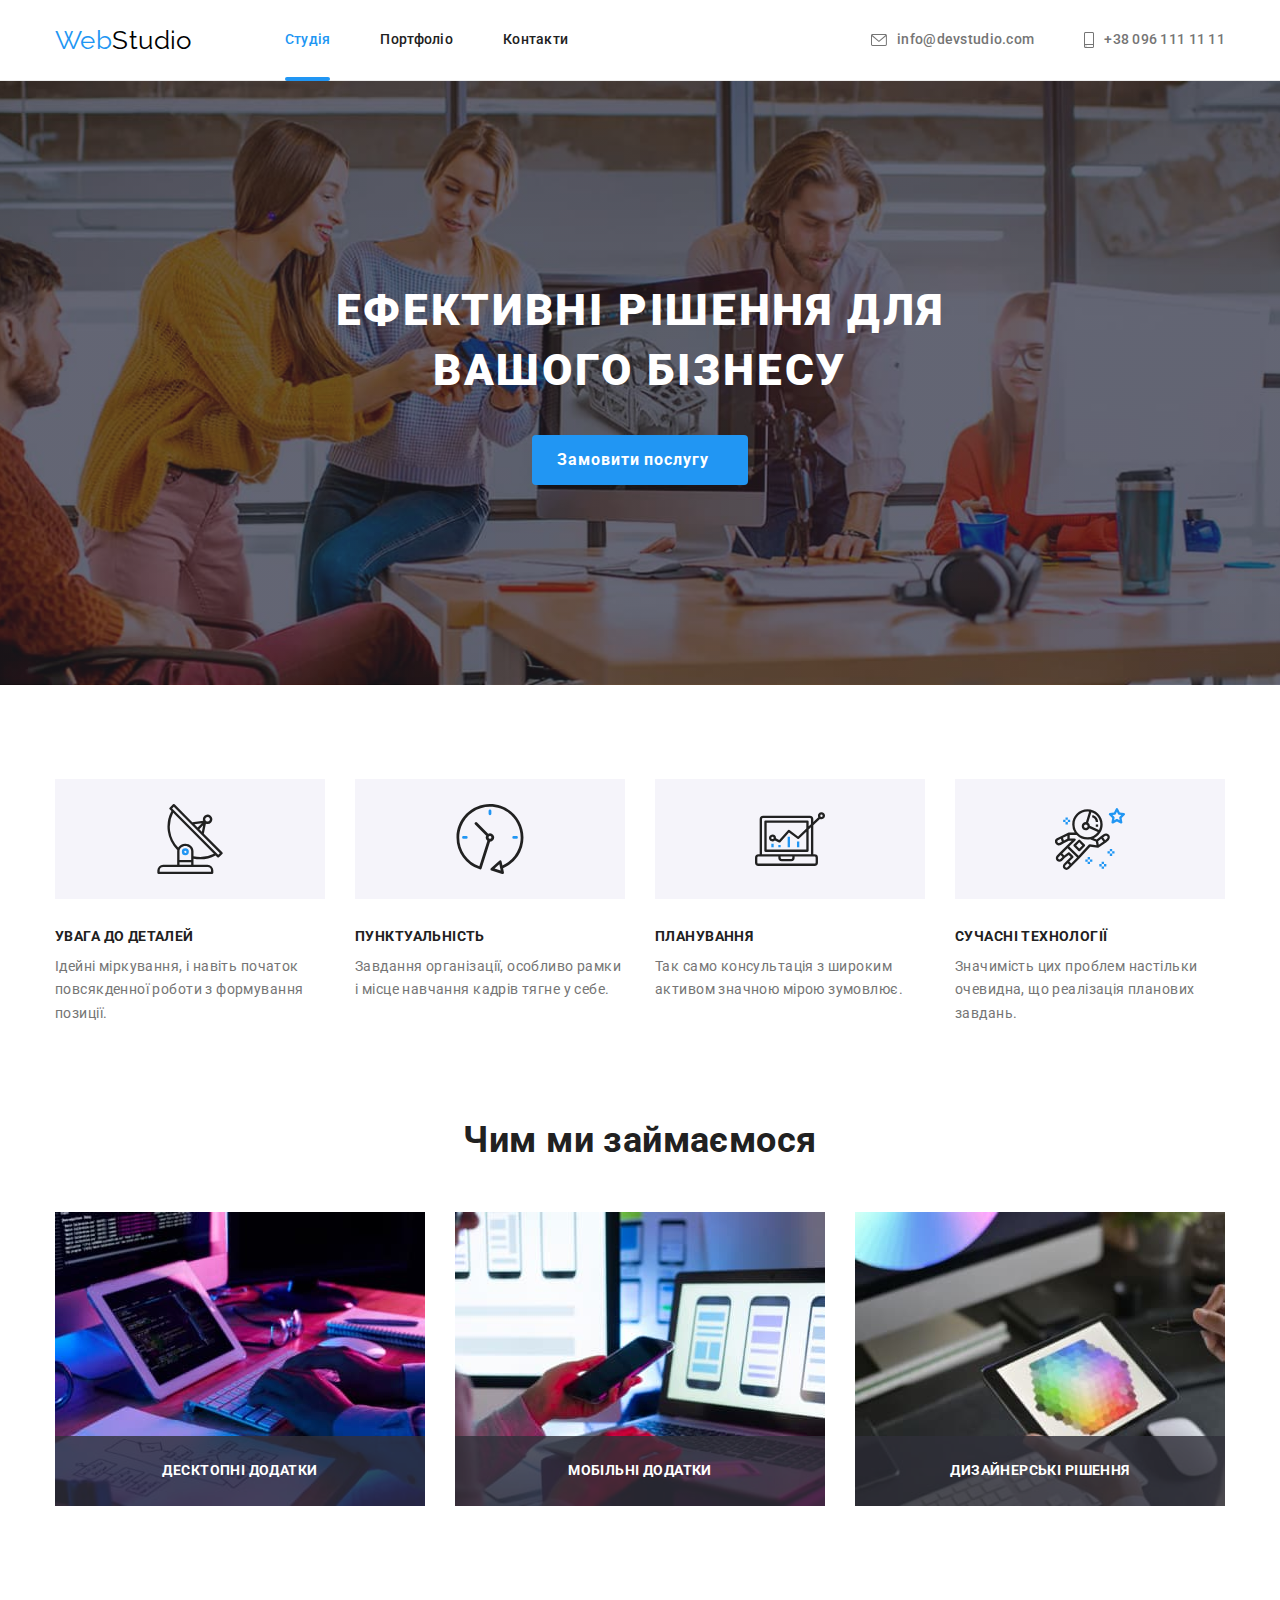
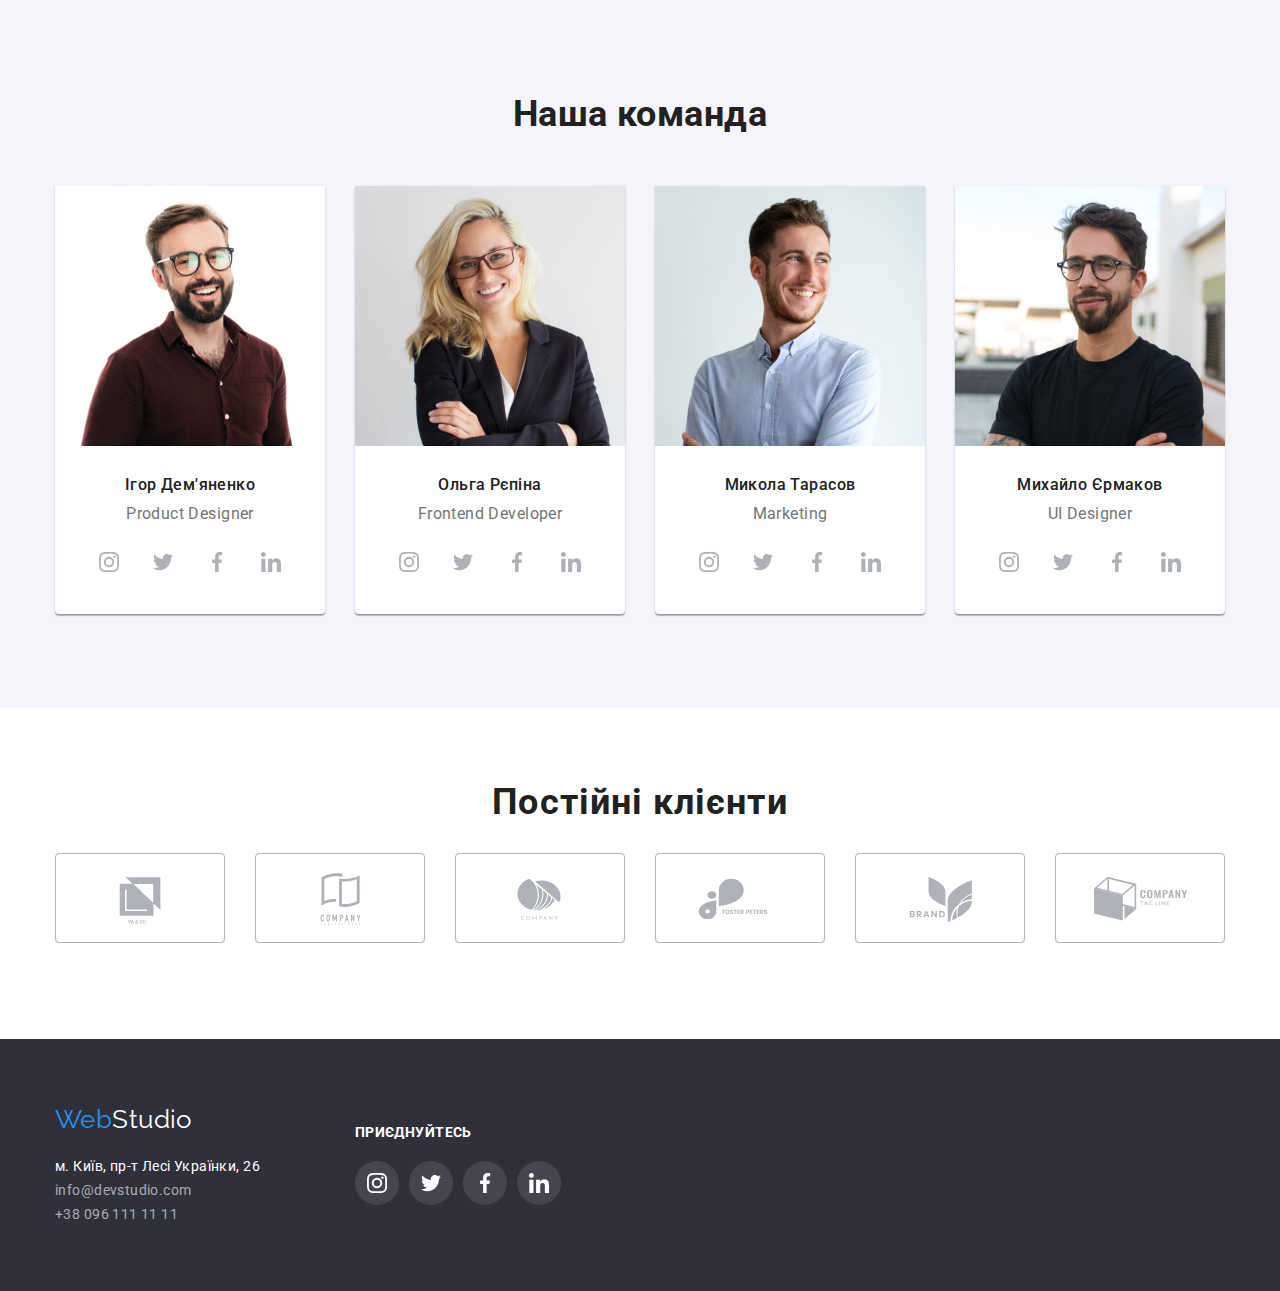
<file: index.html>
<!DOCTYPE html>
<html lang="uk">
  <head>
    <meta charset="UTF-8" />
    <meta http-equiv="X-UA-Compatible" content="IE=edge" />
    <meta name="viewport" content="width=device-width, initial-scale=1.0" />
    <title>Студія</title>
    <link
      href="https://fonts.googleapis.com/css2?family=Raleway:wght@700&family=Roboto:wght@400;500;700;900&display=swap"
      rel="stylesheet"
    />
    <link
      rel="stylesheet"
      href="https://cdnjs.cloudflare.com/ajax/libs/modern-normalize/1.1.0/modern-normalize.min.css
    "
    />
    <link rel="stylesheet" href="./css/styles.css" />
  </head>
  <body>
    <header class="page-header">
      <div class="header container">
        <nav class="main-nav">
          <a href="./index.html" class="logo"
            ><span class="blue-logo">Web</span>Studio</a
          >
          <ul class="site-nav list">
            <li class="item">
              <a href="./index.html" class="link current">Студія</a>
            </li>
            <li class="item">
              <a href="./portfolio.html" class="link">Портфоліо</a>
            </li>
            <li class="item"><a href="" class="link">Контакти</a></li>
          </ul>
        </nav>
        <ul class="contacts list">
          <li class="item">
            <a href="mailto:info@devstudio.com" class="link"
              ><svg class="contacts-icon" width="16" height="12">
                <use href="./images/icons.svg#icon-envelope"></use>
              </svg>
              info@devstudio.com</a
            >
          </li>
          <li class="item">
            <a href="tel:+380961111111" class="link">
              <svg class="contacts-icon" width="10" height="16">
                <use href="./images/icons.svg#icon-smartphone"></use>
              </svg>
              +38 096 111 11 11</a
            >
          </li>
        </ul>
      </div>
    </header>

    <main>
      <section class="section hero hero-bcg">
        <div class="">
          <h1 class="hero-title">
            Ефективні рішення для <br />
            вашого бізнесу
          </h1>
          <button class="button-hero" type="button" data-modal-open>
            Замовити послугу
          </button>
        </div>
      </section>

      <section class="section no-padding">
        <div class="container">
          <h2 class="visually-hidden">Особливості</h2>
          <ul class="feature-list list">
            <li class="item">
              <div class="icon-box">
                <svg class="feature-icon" width="70" height="70">
                  <use href="./images/icons.svg#icon-antenna"></use>
                </svg>
              </div>
              <h3 class="title">Увага до деталей</h3>
              <p class="description">
                Ідейні міркування, і навіть початок повсякденної роботи з
                формування позиції.
              </p>
            </li>
            <li class="item">
              <div class="icon-box">
                <svg class="feature-icon" width="70" height="70">
                  <use href="./images/icons.svg#icon-clock"></use>
                </svg>
              </div>
              <h3 class="title">Пунктуальність</h3>
              <p class="description">
                Завдання організації, особливо рамки і місце навчання кадрів
                тягне у себе.
              </p>
            </li>
            <li class="item">
              <div class="icon-box">
                <svg class="feature-icon" width="70" height="70">
                  <use href="./images/icons.svg#icon-diagram"></use>
                </svg>
              </div>
              <h3 class="title">Планування</h3>
              <p class="description">
                Так само консультація з широким активом значною мірою зумовлює.
              </p>
            </li>

            <li class="item">
              <div class="icon-box">
                <svg class="feature-icon" width="70" height="70">
                  <use href="./images/icons.svg#icon-astronaut"></use>
                </svg>
              </div>
              <h3 class="title">Сучасні технології</h3>
              <p class="description">
                Значимість цих проблем настільки очевидна, що реалізація
                планових завдань.
              </p>
            </li>
          </ul>
        </div>
      </section>

      <section class="section">
        <div class="container">
          <h2 class="section-title">Чим ми займаємося</h2>
          <ul class="work-list list">
            <li class="item">
              <img
                class="no-grap"
                src="./images/img-index/box1.jpg"
                alt="Розробка"
                width="370"
              />
              <div class="overlay-work-list">
                <p class="work-title">Десктопні додатки</p>
              </div>
            </li>
            <li class="item">
              <img
                class="no-grap"
                src="./images/img-index/box2.jpg"
                alt="Інтерфейс"
                width="370"
              />
              <div class="overlay-work-list">
                <p class="work-title">Мобільні додатки</p>
              </div>
            </li>
            <li class="item">
              <img
                class="no-grap"
                src="./images/img-index/box3.jpg"
                alt="Дизайн"
                width="370"
              />
              <div class="overlay-work-list">
                <p class="work-title">Дизайнерські рішення</p>
              </div>
            </li>
          </ul>
        </div>
      </section>

      <section class="section section-team">
        <div class="container">
          <h2 class="title">Наша команда</h2>
          <ul class="team-list list">
            <li class="item">
              <img
                class="pic no-grap"
                src="./images/img-index/teamcard1.jpg"
                alt="фото"
                width="270"
              />
              <div class="team-discription">
                <h3 class="tiny-title">Ігор Дем'яненко</h3>
                <p class="discription">Product Designer</p>
                <ul class="social-list list">
                  <li class="item-icon">
                    <a href="" class="social-link link">
                      <svg class="social-icon" width="20" height="20">
                        <use href="./images/icons.svg#icon-instagram"></use>
                      </svg>
                    </a>
                  </li>
                  <li class="item-icon">
                    <a href="" class="social-link link">
                      <svg class="social-icon" width="20" height="20">
                        <use href="./images/icons.svg#icon-twitter-1"></use>
                      </svg>
                    </a>
                  </li>
                  <li class="item-icon">
                    <a href="" class="social-link link">
                      <svg class="social-icon" width="20" height="20">
                        <use href="./images/icons.svg#icon-facebook"></use>
                      </svg>
                    </a>
                  </li>
                  <li class="item-icon">
                    <a href="" class="social-link link">
                      <svg class="social-icon" width="20" height="20">
                        <use href="./images/icons.svg#icon-linkedin"></use>
                      </svg>
                    </a>
                  </li>
                </ul>
              </div>
            </li>
            <li class="item">
              <img
                class="pic no-grap"
                src="./images/img-index/teamcard2.jpg"
                alt="фото"
                width="270"
              />
              <div class="team-discription">
                <h3 class="tiny-title">Ольга Рєпіна</h3>
                <p class="discription">Frontend Developer</p>
                <ul class="social-list list">
                  <li class="item-icon">
                    <a href="" class="social-link link">
                      <svg class="social-icon" width="20" height="20">
                        <use href="./images/icons.svg#icon-instagram"></use>
                      </svg>
                    </a>
                  </li>
                  <li class="item-icon">
                    <a href="" class="social-link link">
                      <svg class="social-icon" width="20" height="20">
                        <use href="./images/icons.svg#icon-twitter-1"></use>
                      </svg>
                    </a>
                  </li>
                  <li class="item-icon">
                    <a href="" class="social-link link">
                      <svg class="social-icon" width="20" height="20">
                        <use href="./images/icons.svg#icon-facebook"></use>
                      </svg>
                    </a>
                  </li>
                  <li class="item-icon">
                    <a href="" class="social-link link">
                      <svg class="social-icon" width="20" height="20">
                        <use href="./images/icons.svg#icon-linkedin"></use>
                      </svg>
                    </a>
                  </li>
                </ul>
              </div>
            </li>
            <li class="item">
              <img
                class="pic no-grap"
                src="./images/img-index/teamcard3.jpg"
                alt="фото"
                width="270"
              />
              <div class="team-discription">
                <h3 class="tiny-title">Микола Тарасов</h3>
                <p class="discription">Marketing</p>
                <ul class="social-list list">
                  <li class="item-icon">
                    <a href="" class="social-link link">
                      <svg class="social-icon" width="20" height="20">
                        <use href="./images/icons.svg#icon-instagram"></use>
                      </svg>
                    </a>
                  </li>
                  <li class="item-icon">
                    <a href="" class="social-link link">
                      <svg class="social-icon" width="20" height="20">
                        <use href="./images/icons.svg#icon-twitter-1"></use>
                      </svg>
                    </a>
                  </li>
                  <li class="item-icon">
                    <a href="" class="social-link link">
                      <svg class="social-icon" width="20" height="20">
                        <use href="./images/icons.svg#icon-facebook"></use>
                      </svg>
                    </a>
                  </li>
                  <li class="item-icon">
                    <a href="" class="social-link link">
                      <svg class="social-icon" width="20" height="20">
                        <use href="./images/icons.svg#icon-linkedin"></use>
                      </svg>
                    </a>
                  </li>
                </ul>
              </div>
            </li>
            <li class="item">
              <img
                class="pic no-grap"
                src="./images/img-index/teamcard4.jpg"
                alt="фото"
                width="270"
              />
              <div class="team-discription">
                <h3 class="tiny-title">Михайло Єрмаков</h3>
                <p class="discription">UI Designer</p>
                <ul class="social-list list">
                  <li class="item-icon">
                    <a href="" class="social-link link">
                      <svg class="social-icon" width="20" height="20">
                        <use href="./images/icons.svg#icon-instagram"></use>
                      </svg>
                    </a>
                  </li>
                  <li class="item-icon">
                    <a href="" class="social-link link">
                      <svg class="social-icon" width="20" height="20">
                        <use href="./images/icons.svg#icon-twitter-1"></use>
                      </svg>
                    </a>
                  </li>
                  <li class="item-icon">
                    <a href="" class="social-link link">
                      <svg class="social-icon" width="20" height="20">
                        <use href="./images/icons.svg#icon-facebook"></use>
                      </svg>
                    </a>
                  </li>
                  <li class="item-icon">
                    <a href="" class="social-link link">
                      <svg class="social-icon" width="20" height="20">
                        <use href="./images/icons.svg#icon-linkedin"></use>
                      </svg>
                    </a>
                  </li>
                </ul>
              </div>
            </li>
          </ul>
        </div>
      </section>

      <section class="section client">
        <div class="container">
          <h2 class="title">Постійні клієнти</h2>
          <ul class="client-list list">
            <li class="item">
              <a href="" class="client-link link">
                <svg class="client-icon" width="106" height="60">
                  <use href="./images/icons.svg#icon-logo-1"></use>
                </svg>
              </a>
            </li>
            <li class="item">
              <a href="" class="client-link link">
                <svg class="client-icon" width="106" height="60">
                  <use href="./images/icons.svg#icon-logo-2"></use>
                </svg>
              </a>
            </li>
            <li class="item">
              <a href="" class="client-link link">
                <svg class="client-icon" width="106" height="60">
                  <use href="./images/icons.svg#icon-logo-3"></use>
                </svg>
              </a>
            </li>
            <li class="item">
              <a href="" class="client-link link">
                <svg class="client-icon" width="106" height="60">
                  <use href="./images/icons.svg#icon-logo-4"></use>
                </svg>
              </a>
            </li>
            <li class="item">
              <a href="" class="client-link link">
                <svg class="client-icon" width="106" height="60">
                  <use href="./images/icons.svg#icon-logo-5"></use>
                </svg>
              </a>
            </li>
            <li class="item">
              <a href="" class="client-link link">
                <svg class="client-icon" width="106" height="60">
                  <use href="./images/icons.svg#icon-logo-6"></use>
                </svg>
              </a>
            </li>
          </ul>
        </div>
      </section>
    </main>

    <footer class="page-footer">
      <div class="footer-box container">
        <div class="footer-contacts">
          <a href="./index.html" class="logo link"
            ><span class="blue-logo">Web</span
            ><span class="light-logo">Studio</span></a
          >
          <address>
            <ul class="address list">
              <li class="item">
                <a
                  href="https://www.google.com/maps/place/Lesi+Ukrainky+Blvd,+26,+Kyiv,+Ukraine,+02000/@50.4265807,30.5361971,17z/data=!3m1!4b1!4m5!3m4!1s0x40d4cf0e033ecbe9:0x57a4dffefec77da0!8m2!3d50.4265807!4d30.5383858"
                  target="_blank"
                  rel="noopener noreferrer"
                  class="white-text-link"
                  >м. Київ, пр-т Лесі Українки, 26</a
                >
              </li>
              <li class="item">
                <a href="mailto:info@devstudio.com" class="link"
                  >info@devstudio.com</a
                >
              </li>
              <li class="item">
                <a href="tel:+380961111111" class="link">+38 096 111 11 11</a>
              </li>
            </ul>
          </address>
        </div>

        <div class="footer-social">
          <p class="social-text">Приєднуйтесь</p>
          <ul class="footer social-list list">
            <li class="item-icon">
              <a href="" class="footer social-link link">
                <svg class="social-icon" width="20" height="20">
                  <use href="./images/icons.svg#icon-instagram"></use>
                </svg>
              </a>
            </li>
            <li class="item-icon">
              <a href="" class="footer social-link link">
                <svg class="social-icon" width="20" height="20">
                  <use href="./images/icons.svg#icon-twitter-1"></use>
                </svg>
              </a>
            </li>
            <li class="item-icon">
              <a href="" class="footer social-link link">
                <svg class="social-icon" width="20" height="20">
                  <use href="./images/icons.svg#icon-facebook"></use>
                </svg>
              </a>
            </li>
            <li class="item-icon">
              <a href="" class="footer social-link link">
                <svg class="social-icon" width="20" height="20">
                  <use href="./images/icons.svg#icon-linkedin"></use>
                </svg>
              </a>
            </li>
          </ul>
        </div>
      </div>
    </footer>
    <div class="backdrop is-hidden" data-modal>
      <div class="modal">
        <button class="close-modal-btn" type="button" data-modal-close>
          <svg class="close-icon" width="18" height="18">
            <use href="./images/icons.svg#icon-close"></use>
          </svg>
        </button>
      </div>
    </div>
    <script src="./modal.js"></script>
  </body>
</html>
</file>
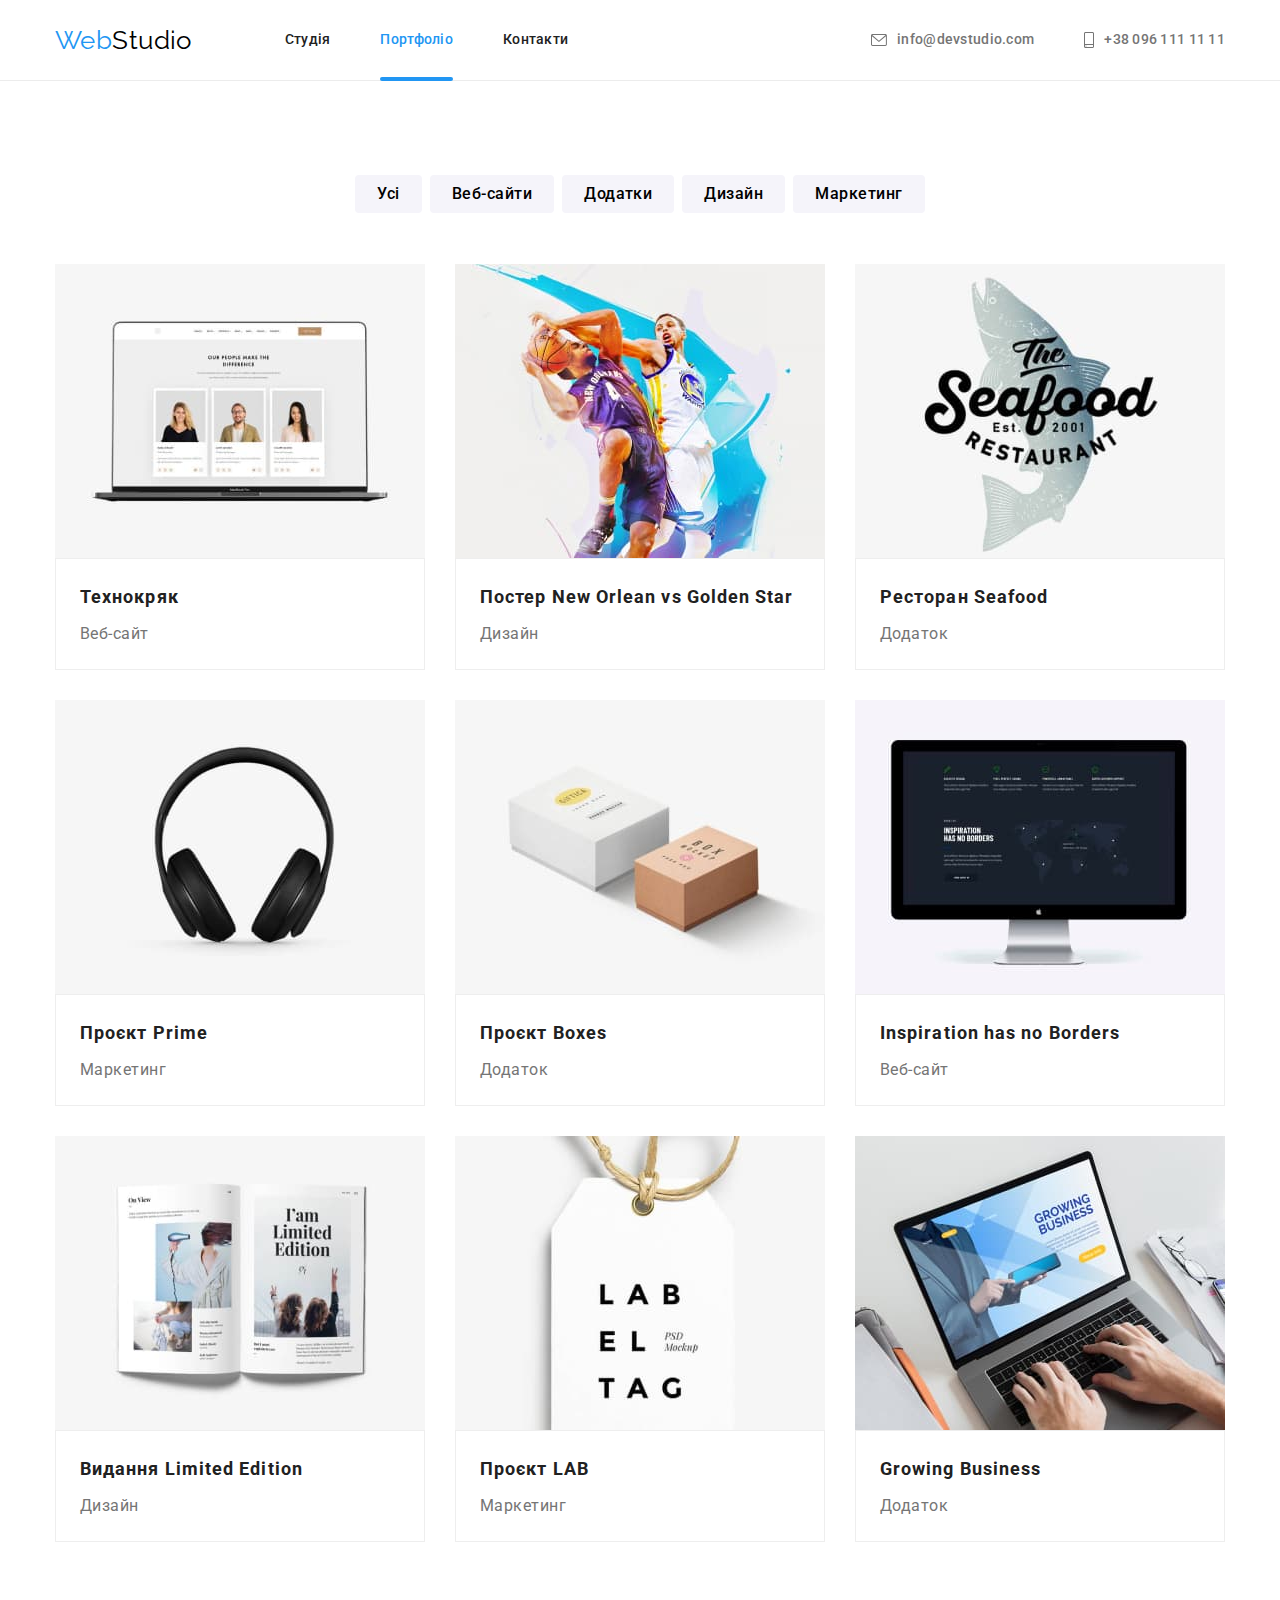
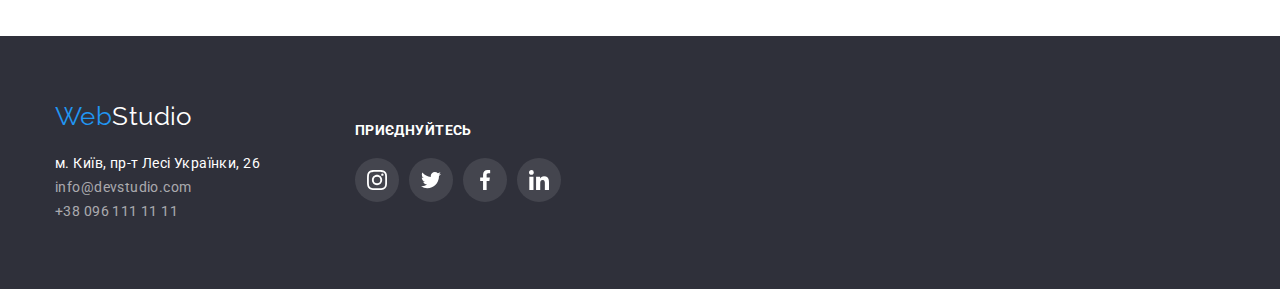
<file: portfolio.html>
<!DOCTYPE html>
<html lang="uk">
  <head>
    <meta charset="UTF-8" />
    <meta http-equiv="X-UA-Compatible" content="IE=edge" />
    <meta name="viewport" content="width=device-width, initial-scale=1.0" />
    <title>Портфоліо</title>

    <link
      href="https://fonts.googleapis.com/css2?family=Raleway:wght@700&family=Roboto:wght@400;500;700;900&display=swap"
      rel="stylesheet"
    />
    <link
      rel="stylesheet"
      href="https://cdnjs.cloudflare.com/ajax/libs/modern-normalize/1.1.0/modern-normalize.min.css
    "
    />
    <link rel="stylesheet" href="./css/styles.css" />
  </head>
  <body>
    <header class="page-header">
      <div class="header container">
        <nav class="main-nav">
          <a href="./index.html" class="logo"
            ><span class="blue-logo">Web</span>Studio</a
          >
          <ul class="site-nav list">
            <li class="item">
              <a href="./index.html" class="link">Студія</a>
            </li>
            <li class="item">
              <a href="./portfolio.html" class="link current">Портфоліо</a>
            </li>
            <li class="item"><a href="" class="link">Контакти</a></li>
          </ul>
        </nav>
        <ul class="contacts list">
          <li class="item">
            <a href="mailto:info@devstudio.com" class="link"
              ><svg class="contacts-icon" width="16" height="12">
                <use href="./images/icons.svg#icon-envelope"></use>
              </svg>
              info@devstudio.com</a
            >
          </li>
          <li class="item">
            <a href="tel:+380961111111" class="link">
              <svg class="contacts-icon" width="10" height="16">
                <use href="./images/icons.svg#icon-smartphone"></use>
              </svg>
              +38 096 111 11 11</a
            >
          </li>
        </ul>
      </div>
    </header>
    <main>
      <section class="section">
        <div class="container">
          <h1 class="visually-hidden">Портфоліо</h1>

          <ul class="btn-list list">
            <li class="item">
              <button class="button-filtr" type="button">Усі</button>
            </li>
            <li class="item">
              <button class="button-filtr" type="button">Веб-сайти</button>
            </li>
            <li class="item">
              <button class="button-filtr" type="button">Додатки</button>
            </li>
            <li class="item">
              <button class="button-filtr" type="button">Дизайн</button>
            </li>
            <li class="item">
              <button class="button-filtr" type="button">Маркетинг</button>
            </li>
          </ul>

          <ul class="project-list list">
            <li class="item test">
              <a href="" class="link"
                ><div class="thumb">
                  <img
                    class="no-grap"
                    src="./images/img-portfolio/card1.jpg"
                    alt="Зображення"
                    width="370"
                  />
                  <div class="overlay">
                    <p class="text">
                      Ресурс пропонує комплексні пропозиції з різним рівнем
                      функціоналу та сервісів. Все це дозволить відвідувачу
                      отримати вичерпні відомості про компанію чи приватну
                      особу.
                    </p>
                  </div>
                </div>
                <div class="border">
                  <h2 class="title">Технокряк</h2>
                  <p class="description">Веб-сайт</p>
                </div></a
              >
            </li>
            <li class="item">
              <a href="" class="link"
                ><div class="thumb">
                  <img
                    class="no-grap"
                    src="./images/img-portfolio/card2.jpg"
                    alt="Зображення"
                    width="370"
                  />
                  <div class="overlay">
                    <p class="text">
                      Ресурс пропонує комплексні пропозиції з різним рівнем
                      функціоналу та сервісів. Все це дозволить відвідувачу
                      отримати вичерпні відомості про компанію чи приватну
                      особу.
                    </p>
                  </div>
                </div>
                <div class="border">
                  <h2 class="title">Постер New Orlean vs Golden Star</h2>
                  <p class="description">Дизайн</p>
                </div></a
              >
            </li>
            <li class="item">
              <a href="" class="link"
                ><div class="thumb">
                  <img
                    class="no-grap"
                    src="./images/img-portfolio/card3.jpg"
                    alt="Зображення"
                    width="370"
                  />
                  <div class="overlay">
                    <p class="text">
                      Ресурс пропонує комплексні пропозиції з різним рівнем
                      функціоналу та сервісів. Все це дозволить відвідувачу
                      отримати вичерпні відомості про компанію чи приватну
                      особу.
                    </p>
                  </div>
                </div>
                <div class="border">
                  <h2 class="title">Ресторан Seafood</h2>
                  <p class="description">Додаток</p>
                </div></a
              >
            </li>
            <li class="item">
              <a href="" class="link"
                ><div class="thumb">
                  <img
                    class="no-grap"
                    src="./images/img-portfolio/card4.jpg"
                    alt="Зображення"
                    width="370"
                  />
                  <div class="overlay">
                    <p class="text">
                      Ресурс пропонує комплексні пропозиції з різним рівнем
                      функціоналу та сервісів. Все це дозволить відвідувачу
                      отримати вичерпні відомості про компанію чи приватну
                      особу.
                    </p>
                  </div>
                </div>
                <div class="border">
                  <h2 class="title">Проєкт Prime</h2>
                  <p class="description">Маркетинг</p>
                </div></a
              >
            </li>
            <li class="item">
              <a href="" class="link"
                ><div class="thumb">
                  <img
                    class="no-grap"
                    src="./images/img-portfolio/card5.jpg"
                    alt="Зображення"
                    width="370"
                  />
                  <div class="overlay">
                    <p class="text">
                      Ресурс пропонує комплексні пропозиції з різним рівнем
                      функціоналу та сервісів. Все це дозволить відвідувачу
                      отримати вичерпні відомості про компанію чи приватну
                      особу.
                    </p>
                  </div>
                </div>
                <div class="border">
                  <h2 class="title">Проєкт Boxes</h2>
                  <p class="description">Додаток</p>
                </div></a
              >
            </li>
            <li class="item">
              <a href="" class="link"
                ><div class="thumb">
                  <img
                    class="no-grap"
                    src="./images/img-portfolio/card6.jpg"
                    alt="Зображення"
                    width="370"
                  />
                  <div class="overlay">
                    <p class="text">
                      Ресурс пропонує комплексні пропозиції з різним рівнем
                      функціоналу та сервісів. Все це дозволить відвідувачу
                      отримати вичерпні відомості про компанію чи приватну
                      особу.
                    </p>
                  </div>
                </div>
                <div class="border">
                  <h2 class="title">Inspiration has no Borders</h2>
                  <p class="description">Веб-сайт</p>
                </div></a
              >
            </li>
            <li class="item">
              <a href="" class="link"
                ><div class="thumb">
                  <img
                    class="no-grap"
                    src="./images/img-portfolio/card7.jpg"
                    alt="Зображення"
                    width="370"
                  />
                  <div class="overlay">
                    <p class="text">
                      Ресурс пропонує комплексні пропозиції з різним рівнем
                      функціоналу та сервісів. Все це дозволить відвідувачу
                      отримати вичерпні відомості про компанію чи приватну
                      особу.
                    </p>
                  </div>
                </div>
                <div class="border">
                  <h2 class="title">Видання Limited Edition</h2>
                  <p class="description">Дизайн</p>
                </div></a
              >
            </li>
            <li class="item">
              <a href="" class="link"
                ><div class="thumb">
                  <img
                    class="no-grap"
                    src="./images/img-portfolio/card8.jpg"
                    alt="Зображення"
                    width="370"
                  />
                  <div class="overlay">
                    <p class="text">
                      Ресурс пропонує комплексні пропозиції з різним рівнем
                      функціоналу та сервісів. Все це дозволить відвідувачу
                      отримати вичерпні відомості про компанію чи приватну
                      особу.
                    </p>
                  </div>
                </div>
                <div class="border">
                  <h2 class="title">Проєкт LAB</h2>
                  <p class="description">Маркетинг</p>
                </div></a
              >
            </li>
            <li class="item">
              <a href="" class="link"
                ><div class="thumb">
                  <img
                    class="no-grap"
                    src="./images/img-portfolio/card9.jpg"
                    alt="Зображення"
                    width="370"
                  />
                  <div class="overlay">
                    <p class="text">
                      Ресурс пропонує комплексні пропозиції з різним рівнем
                      функціоналу та сервісів. Все це дозволить відвідувачу
                      отримати вичерпні відомості про компанію чи приватну
                      особу.
                    </p>
                  </div>
                </div>
                <div class="border">
                  <h2 class="title">Growing Business</h2>
                  <p class="description">Додаток</p>
                </div></a
              >
            </li>
          </ul>
        </div>
      </section>
    </main>
    <footer class="page-footer">
      <div class="footer-box container">
        <div class="footer-contacts">
          <a href="./index.html" class="logo link"
            ><span class="blue-logo">Web</span
            ><span class="light-logo">Studio</span></a
          >
          <address>
            <ul class="address list">
              <li class="item">
                <a
                  href="https://www.google.com/maps/place/Lesi+Ukrainky+Blvd,+26,+Kyiv,+Ukraine,+02000/@50.4265807,30.5361971,17z/data=!3m1!4b1!4m5!3m4!1s0x40d4cf0e033ecbe9:0x57a4dffefec77da0!8m2!3d50.4265807!4d30.5383858"
                  target="_blank"
                  rel="noopener noreferrer"
                  class="white-text-link"
                  >м. Київ, пр-т Лесі Українки, 26</a
                >
              </li>
              <li class="item">
                <a href="mailto:info@devstudio.com" class="link"
                  >info@devstudio.com</a
                >
              </li>
              <li class="item">
                <a href="tel:+380961111111" class="link">+38 096 111 11 11</a>
              </li>
            </ul>
          </address>
        </div>

        <div class="footer-social">
          <p class="social-text">Приєднуйтесь</p>
          <ul class="footer social-list list">
            <li class="item-icon">
              <a href="" class="footer social-link link">
                <svg class="social-icon" width="20" height="20">
                  <use href="./images/icons.svg#icon-instagram"></use></svg
              ></a>
            </li>
            <li class="item-icon">
              <a href="" class="footer social-link link">
                <svg class="social-icon" width="20" height="20">
                  <use href="./images/icons.svg#icon-twitter-1"></use></svg
              ></a>
            </li>
            <li class="item-icon">
              <a href="" class="footer social-link link">
                <svg class="social-icon" width="20" height="20">
                  <use href="./images/icons.svg#icon-facebook"></use></svg
              ></a>
            </li>
            <li class="item-icon">
              <a href="" class="footer social-link link">
                <svg class="social-icon" width="20" height="20">
                  <use href="./images/icons.svg#icon-linkedin"></use></svg
              ></a>
            </li>
          </ul>
        </div>
      </div>
    </footer>
  </body>
</html>
</file>
<file: css/styles.css>
:root {
  --primary-text-color: #212121;
  --secondary-text-color: #757575;
  --accent-color: #2196f3;
  --primary-white-color: #f5f5f5;
  --secondary-white-color: #f5f4fa;
  --clear-white-color: #ffffff;
  --clear-black-color: #000000;
  --primary-dark-color: #2f303a;
  --transparent-white-color: rgba(255, 255, 255, 0.6);
  --border-white-color: #ececec;
  --border-whitelight-color: #eeeeee;
  --shadow-one-color: rgba(0, 0, 0, 0.12);
  --shadow-two-color: rgba(0, 0, 0, 0.14);
  --shadow-three-color: rgba(0, 0, 0, 0.2);
  --icon-grey-color: #afb1b8;
  --icon-bcg-color: rgba(255, 255, 255, 0.1);
  --overlay-dark-color: rgba(47, 48, 58, 0.8);
  --overlay-accent-color: rgba(33, 150, 243, 0.9);
}

body {
  background-color: var(--clear-white-color);
  color: var(--primary-text-color);

  font-family: "Roboto", sans-serif;
  letter-spacing: 0.03em;
  font-size: 14px;
  line-height: 1.71;
}

h1,
h2,
h3,
h4,
h5,
h6,
p {
  margin: 0;
  padding: 0;
}

/* Утилиты */

.link {
  text-decoration: none;
}

.list {
  list-style: none;
  margin: 0;
  padding: 0;
}

.container {
  margin-left: auto;
  margin-right: auto;
  width: 1200px;
  padding-left: 15px;
  padding-right: 15px;
}

.no-grap {
  display: block;
}

.visually-hidden {
  position: absolute;
  width: 1px;
  height: 1px;
  margin: -1px;
  border: 0;
  padding: 0;
  clip: rect(0 0 0 0);
  overflow: hidden;
}
/* Logo  */

.logo {
  color: var(--clear-black-color);

  font-family: "Raleway", sans-serif;
  font-size: 26px;
  line-height: 1.19;
  text-decoration: none;
  margin-right: 93px;
  transition: text-decoration 250ms cubic-bezier(0.4, 0, 0.2, 1);
}

.blue-logo {
  color: var(--accent-color);
}

.light-logo {
  color: var(--clear-white-color);
}

.logo:hover,
.logo:focus {
  text-decoration: underline var(--accent-color);
}

/* Header */
.page-header {
  border-bottom: 1px solid var(--border-white-color);
  background-color: var(--clear-white-color);
}

.header {
  display: flex;
  align-items: center;
}

/* Main-nav */
.main-nav {
  display: flex;
  align-items: center;
}

/* Site-nav */

.site-nav {
  display: flex;
}

.site-nav .item + .item {
  margin-left: 50px;
}

.site-nav .link {
  color: var(--primary-text-color);

  font-weight: 500;
  font-size: 14px;
  line-height: 1.14;
  letter-spacing: 0.02em;
  text-decoration: none;

  display: block;
  padding-top: 32px;
  padding-bottom: 32px;
  transition: color 250ms cubic-bezier(0.4, 0, 0.2, 1);
}

.site-nav .link:hover,
.site-nav .link:focus,
.contacts .link:hover,
.contacts .link:focus {
  color: var(--accent-color);
}

.site-nav .link.current {
  color: var(--accent-color);
  position: relative;
}
.site-nav .link.current::after {
  position: absolute;
  bottom: -1px;
  left: 0;
  content: "";

  background-color: var(--accent-color);
  height: 4px;
  width: 100%;
  border-radius: 2px;
}
/* Contacts */

.contacts {
  display: flex;
  align-items: center;
  margin-left: auto;
}

.contacts .link {
  display: flex;
  align-items: center;

  padding-top: 32px;
  padding-bottom: 32px;
  color: var(--secondary-text-color);
  text-decoration: none;
  font-weight: 500;
  line-height: 1.14;
  letter-spacing: 0.02em;

  transition: color 250ms cubic-bezier(0.4, 0, 0.2, 1);
}

.contacts .item + .item {
  margin-left: 50px;
}

.contacts-icon {
  margin-right: 10px;
  fill: currentColor;
}

/* Section */

.section {
  padding-top: 94px;
  padding-bottom: 94px;
}
.hero-bcg {
  max-width: 1600px;
  min-height: 600px;
  margin-left: auto;
  margin-right: auto;
  background-image: linear-gradient(
      to right,
      rgba(47, 48, 58, 0.4),
      rgba(47, 48, 58, 0.4)
    ),
    url("../images/img-index/herobcg.jpg");
  background-repeat: no-repeat;
  background-position: center;
  background-size: cover;
}
.hero {
  background-color: var(--primary-dark-color);
  text-align: center;
  padding-top: 200px;
  padding-bottom: 200px;
}
.hero-title {
  color: var(--clear-white-color);

  font-weight: 900;
  font-size: 44px;
  line-height: 1.36;
  letter-spacing: 0.06em;
  text-transform: uppercase;

  margin-top: 0;
  margin-bottom: 34px;
}

/* Section Feature-list */
.icon-box {
  background-color: var(--secondary-white-color);

  display: flex;
  width: 270px;
  height: 120px;
  align-items: center;
  justify-content: center;

  margin-bottom: 30px;
}

.no-padding {
  padding-bottom: 0;
}
/* padding-bottom: 0; Бо на макеті між цією секцією та нижнім сусідом 
відступ всього 94 (критерій В15), не 188 */
.feature-list {
  display: flex;
}

.feature-list .item {
  width: 270px;
}

.feature-list .item:not(:nth-child(4n)) {
  margin-right: 30px;
}

.feature-list .title {
  font-weight: 700;
  font-size: 14px;
  line-height: 1.14;
  text-transform: uppercase;

  margin-top: 0;
  margin-bottom: 10px;
}

.feature-list .description {
  color: var(--secondary-text-color);

  font-size: 14px;
  line-height: 1.71;
}

/* Section Work-list */

.section-title {
  font-weight: 700;
  font-size: 36px;
  line-height: 1.16;
  text-align: center;

  margin-bottom: 50px;
}

.work-list {
  display: flex;
}

.work-list .item:not(:nth-child(3n)) {
  margin-right: 30px;
}

.work-list .item {
  position: relative;
}

.work-title {
  position: absolute;
  padding-top: 27px;
  padding-bottom: 27px;

  font-weight: 700;
  font-size: 14px;
  line-height: 1.14;
  letter-spacing: 0.03em;
  text-transform: uppercase;
  color: var(--clear-white-color);
}

.overlay-work-list {
  display: flex;
  text-align: center;
  justify-content: center;

  position: absolute;
  bottom: 0;
  left: 0;
  width: 100%;
  height: 70px;
  background-color: var(--overlay-dark-color);
}

/* Section Team-list */

.section-team {
  background-color: var(--secondary-white-color);
}
.team-discription {
  padding: 30px 32px;
}

.team-list {
  display: flex;
}

.team-list .item {
  background-color: var(--clear-white-color);
  display: block;
  box-shadow: 0px 1px 3px var(--shadow-one-color),
    0px 1px 1px var(--shadow-two-color), 0px 2px 1px var(--shadow-three-color);
  border-radius: 0px 0px 4px 4px;
}

.team-list .item:not(:nth-child(4n)) {
  margin-right: 30px;
}

.section-team .title {
  font-weight: 700;
  font-size: 36px;
  line-height: 1.16;
  text-align: center;

  margin-bottom: 50px;
}

.team-list .tiny-title {
  font-weight: 500;
  font-size: 16px;
  line-height: 1.18;
  text-align: center;

  margin-bottom: 10px;
}

.team-list .discription {
  font-size: 16px;
  line-height: 1.18;
  text-align: center;
  color: var(--secondary-text-color);

  margin-bottom: 16px;
}

.social-list {
  display: flex;
  justify-content: center;
}
.social-link {
  display: flex;
  align-items: center;
  justify-content: center;
  width: 44px;
  height: 44px;
  background-color: transparent;
  border-radius: 50%;
  color: var(--icon-grey-color);
  transition: color 250ms cubic-bezier(0.4, 0, 0.2, 1),
    background-color 250ms cubic-bezier(0.4, 0, 0.2, 1);
}

.social-link:hover,
.social-link:focus {
  color: var(--clear-white-color);
  background-color: var(--accent-color);
}

.social-icon {
  fill: currentColor;
}
.social-list .item-icon:not(:nth-child(4n)) {
  margin-right: 10px;
}

.client .title {
  font-weight: 700;
  font-size: 36px;
  line-height: 1.16px;
  letter-spacing: 0.03em;
  text-align: center;

  margin-bottom: 50px;
}

.client-list {
  display: flex;
}

.client-list .item {
  height: 92px;
  width: 170px;
}
.client-list .item:not(:nth-child(6n)) {
  margin-right: 30px;
}
.client-link {
  width: 170px;
  height: 90px;
  display: block;
  border: 1px solid var(--icon-grey-color);
  border-radius: 4px;
  color: var(--icon-grey-color);
  padding: 16px 32px;

  transition: color 250ms cubic-bezier(0.4, 0, 0.2, 1),
    border-color 250ms cubic-bezier(0.4, 0, 0.2, 1);
}

.client-icon {
  fill: currentColor;
}

.client-link:hover,
.client-link:focus {
  color: var(--accent-color);
  border-color: var(--accent-color);
}

/* Porfolio/Section Projects */

.btn-list {
  display: flex;
  flex-wrap: wrap;
  justify-content: center;
}

.btn-list .item:not(:nth-child(5n)) {
  margin-right: 8px;
}

.project-list {
  display: flex;
  flex-wrap: wrap;
  margin-top: 51px;
}

.project-list .item {
  background-color: var(--clear-white-color);
  max-width: 370px;
  transition: box-shadow 250ms cubic-bezier(0.4, 0, 0.2, 1);
}

.project-list .item:hover,
.project-list .item:focus {
  box-shadow: 0px 1px 1px rgba(0, 0, 0, 0.12), 0px 4px 4px rgba(0, 0, 0, 0.06),
    1px 4px 6px rgba(0, 0, 0, 0.16);
}

.border {
  padding: 20px 24px;
  border: 1px solid var(--border-whitelight-color);
}

.project-list .item:not(:nth-child(3n)) {
  margin-right: 30px;
}

.project-list .item:not(:nth-last-child(-n + 3)) {
  margin-bottom: 30px;
}

.thumb {
  position: relative;
  overflow: hidden;
}

.project-list .item:hover .overlay {
  transform: translateY(0);
  opacity: 1;
}

.overlay {
  position: absolute;
  bottom: 0;
  left: 0;
  width: 100%;
  height: 100%;
  background-color: var(--overlay-accent-color);

  transform: translateY(100%);
  opacity: 0;
  transition: transform 250ms cubic-bezier(0.4, 0, 0.2, 1),
    opacity 250ms cubic-bezier(0.4, 0, 0.2, 1);
}
.text {
  position: absolute;
  bottom: 63px;
  top: 63px;
  left: 24px;
  right: 24px;

  font-size: 18px;
  line-height: 1.56;
  letter-spacing: 0.03em;
  color: var(--clear-white-color);
}

.project-list .title {
  color: var(--primary-text-color);

  font-weight: 700;
  font-size: 18px;
  line-height: 2;
  letter-spacing: 0.06em;

  display: block;
}

.project-list .description {
  color: var(--secondary-text-color);

  font-size: 16px;
  line-height: 1.88;
  letter-spacing: 0.03em;

  margin-top: 4px;

  display: block;
}

/* Footer */
.page-footer {
  background-color: var(--primary-dark-color);
}
.footer-box {
  display: flex;
  padding-top: 65px;
  padding-bottom: 65px;
}

.footer-box .logo {
  display: inline-block;
  margin-bottom: 20px;
}

.address .item {
  font-style: normal;
  font-size: 14px;
  line-height: 1.71;
  letter-spacing: 0.03em;
}
.white-text-link {
  color: var(--clear-white-color);
  text-decoration: none;
  transition: color 250ms cubic-bezier(0.4, 0, 0.2, 1);
}
.address .link {
  color: var(--transparent-white-color);
  text-decoration: none;
  transition: color 250ms cubic-bezier(0.4, 0, 0.2, 1);
}
.address .link:focus,
.address .link:hover,
.white-text-link:hover,
.white-text-link:focus {
  color: var(--accent-color);
}
.footer-contacts {
  display: flex;
  flex-direction: column;
}
.footer-social {
  display: flex;
  flex-direction: column;
  justify-content: center;
  margin-left: 70px;
}
.footer.social-list {
  margin-bottom: 0;
}
.social-text {
  color: var(--clear-white-color);
  text-transform: uppercase;

  font-weight: 700;
  font-size: 14px;
  line-height: 1.14;
  letter-spacing: 0.03em;

  margin-bottom: 20px;
}

.footer.social-link {
  background-color: var(--icon-bcg-color);
  color: var(--clear-white-color);
}

.social-link:hover,
.social-link:focus {
  background-color: var(--accent-color);
}

.footer.social-icon {
  fill: currentColor;
}

/* Buttons */

.button-hero {
  color: var(--clear-white-color);
  background-color: var(--accent-color);
  border: none;
  cursor: pointer;

  font-weight: 700;
  font-size: 16px;
  line-height: 1.87;
  text-decoration: none;
  text-align: center;
  letter-spacing: 0.06em;

  display: inline-block;
  border-radius: 4px;
  padding: 10px 39px 10px 25px;
  min-width: 216px;
}
.button-hero:active {
  background-color: var(--secondary-white-color);
  color: var(--accent-color);
}

.button-filtr {
  background-color: var(--secondary-white-color);
  border: none;
  cursor: pointer;

  font-weight: 500;
  font-size: 16px;
  line-height: 1.62;
  text-align: center;
  letter-spacing: 0.03em;

  border-radius: 4px;
  display: inline-block;
  padding: 6px 22px 6px 22px;
  transition: color 250ms cubic-bezier(0.4, 0, 0.2, 1),
    background-color 250ms cubic-bezier(0.4, 0, 0.2, 1),
    box-shadow 250ms cubic-bezier(0.4, 0, 0.2, 1);
}

.button-filtr:active,
.button-filtr:hover,
.button-filtr:focus {
  background-color: var(--accent-color);
  color: var(--clear-white-color);
  box-shadow: 0px 3px 1px rgba(0, 0, 0, 0.1), 0px 1px 2px rgba(0, 0, 0, 0.08),
    0px 2px 2px rgba(0, 0, 0, 0.12);
}

/* Modal */
.backdrop {
  position: fixed;
  top: 0;
  left: 0;
  width: 100%;
  height: 100%;
  background-color: rgba(0, 0, 0, 0.2);

  opacity: 1;

  transition: opacity 250ms cubic-bezier(0.4, 0, 0.2, 1);
}

.backdrop.is-hidden {
  opacity: 0;
  pointer-events: none;
}

.backdrop.is-hidden .modal {
  transform: translate(-50%, -50%);
}

.modal {
  position: absolute;
  top: 50%;
  left: 50%;

  min-height: 581px;
  min-width: 528px;
  padding: 15px;

  background-color: var(--clear-white-color);

  transform: translate(-50%, -50%);

  transition: transform 250ms cubic-bezier(0.4, 0, 0.2, 1);
}
.close-modal-btn {
  position: absolute;
  top: 8px;
  right: 8px;
  display: flex;
  align-items: center;
  justify-content: center;
  width: 30px;
  height: 30px;

  background-color: transparent;
  border: 1px solid rgba(0, 0, 0, 0.1);
  border-radius: 50%;
  cursor: pointer;
}

.close-icon {
  fill: currentColor;
}
</file>
